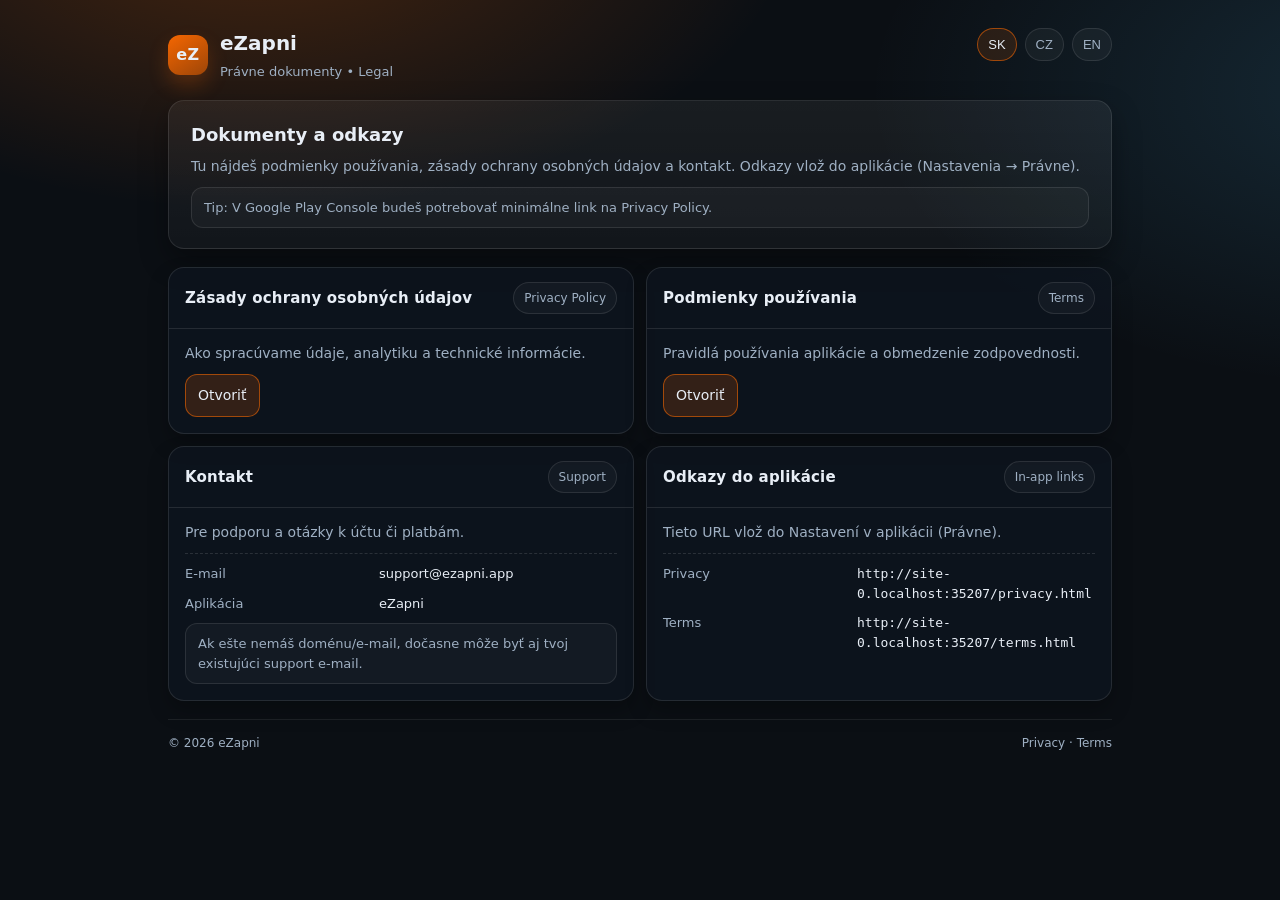
<file: index.html>
<!doctype html>
<html lang="sk">
<head>
  <meta charset="utf-8" />
  <meta name="viewport" content="width=device-width, initial-scale=1" />
  <title>eZapni — Právne dokumenty</title>
  <meta name="description" content="Právne dokumenty pre aplikáciu eZapni: Zásady ochrany osobných údajov, Podmienky používania, Kontakt." />
  <link rel="stylesheet" href="./styles.css" />
</head>
<body>
  <div class="container">
    <div class="header">
      <div class="brand">
        <div class="logo">eZ</div>
        <div>
          <h1>eZapni</h1>
          <p>Právne dokumenty • Legal</p>
        </div>
      </div>

      <div class="lang" role="navigation" aria-label="Language switch">
        <button class="pill" aria-current="true" data-lang="sk">SK</button>
        <button class="pill" aria-current="false" data-lang="cs">CZ</button>
        <button class="pill" aria-current="false" data-lang="en">EN</button>
      </div>
    </div>

    <section class="hero" id="hero">
      <h2>Dokumenty a odkazy</h2>
      <p>Tu nájdeš podmienky používania, zásady ochrany osobných údajov a kontakt. Odkazy vlož do aplikácie (Nastavenia → Právne).</p>
      <div class="notice" id="note">
        Tip: V Google Play Console budeš potrebovať minimálne link na Privacy Policy.
      </div>
    </section>

    <div class="grid">
      <section class="card">
        <header>
          <h3 id="privacyTitle">Zásady ochrany osobných údajov</h3>
          <span class="badge" id="privacyBadge">Privacy Policy</span>
        </header>
        <div class="content">
          <p id="privacyDesc">Ako spracúvame údaje, analytiku a technické informácie.</p>
          <div class="actions">
            <a class="btn primary" href="./privacy.html" id="privacyBtn">Otvoriť</a>
          </div>
        </div>
      </section>

      <section class="card">
        <header>
          <h3 id="termsTitle">Podmienky používania</h3>
          <span class="badge" id="termsBadge">Terms</span>
        </header>
        <div class="content">
          <p id="termsDesc">Pravidlá používania aplikácie a obmedzenie zodpovednosti.</p>
          <div class="actions">
            <a class="btn primary" href="./terms.html" id="termsBtn">Otvoriť</a>
          </div>
        </div>
      </section>

      <section class="card">
        <header>
          <h3 id="contactTitle">Kontakt</h3>
          <span class="badge" id="contactBadge">Support</span>
        </header>
        <div class="content">
          <p id="contactDesc">Pre podporu a otázky k účtu či platbám.</p>
          <div class="kv">
            <div class="k" id="contactEmailK">E-mail</div>
            <div class="v"><a href="mailto:support@ezapni.app">support@ezapni.app</a></div>

            <div class="k" id="contactAppK">Aplikácia</div>
            <div class="v">eZapni</div>
          </div>

          <div class="notice small" id="contactHint">
            Ak ešte nemáš doménu/e-mail, dočasne môže byť aj tvoj existujúci support e-mail.
          </div>
        </div>
      </section>

      <section class="card">
        <header>
          <h3 id="linksTitle">Odkazy do aplikácie</h3>
          <span class="badge" id="linksBadge">In-app links</span>
        </header>
        <div class="content">
          <p id="linksDesc">Tieto URL vlož do Nastavení v aplikácii (Právne).</p>
          <div class="kv">
            <div class="k">Privacy</div>
            <div class="v"><code id="privacyUrl"></code></div>

            <div class="k">Terms</div>
            <div class="v"><code id="termsUrl"></code></div>
          </div>
        </div>
      </section>
    </div>

    <div class="footer">
      <div>© <span id="year"></span> eZapni</div>
      <div class="small">
        <a href="./privacy.html">Privacy</a> · <a href="./terms.html">Terms</a>
      </div>
    </div>
  </div>

  <script>
    // Fill year + absolute URLs (works on GitHub Pages)
    document.getElementById("year").textContent = new Date().getFullYear();

    const abs = (path) => new URL(path, window.location.href).toString();
    document.getElementById("privacyUrl").textContent = abs("./privacy.html");
    document.getElementById("termsUrl").textContent = abs("./terms.html");

    // Simple i18n switch (content only on index)
    const strings = {
      sk: {
        heroTitle: "Dokumenty a odkazy",
        heroDesc: "Tu nájdeš podmienky používania, zásady ochrany osobných údajov a kontakt. Odkazy vlož do aplikácie (Nastavenia → Právne).",
        note: "Tip: V Google Play Console budeš potrebovať minimálne link na Privacy Policy.",
        privacyTitle: "Zásady ochrany osobných údajov",
        privacyDesc: "Ako spracúvame údaje, analytiku a technické informácie.",
        privacyBtn: "Otvoriť",
        termsTitle: "Podmienky používania",
        termsDesc: "Pravidlá používania aplikácie a obmedzenie zodpovednosti.",
        termsBtn: "Otvoriť",
        contactTitle: "Kontakt",
        contactDesc: "Pre podporu a otázky k účtu či platbám.",
        contactEmailK: "E-mail",
        contactAppK: "Aplikácia",
        contactHint: "Ak ešte nemáš doménu/e-mail, dočasne môže byť aj tvoj existujúci support e-mail.",
        linksTitle: "Odkazy do aplikácie",
        linksDesc: "Tieto URL vlož do Nastavení v aplikácii (Právne).",
      },
      cs: {
        heroTitle: "Dokumenty a odkazy",
        heroDesc: "Zde najdeš podmínky používání, zásady ochrany osobních údajů a kontakt. Odkazy vlož do aplikace (Nastavení → Právní).",
        note: "Tip: V Google Play Console budeš potřebovat minimálně odkaz na Privacy Policy.",
        privacyTitle: "Zásady ochrany osobních údajů",
        privacyDesc: "Jak zpracováváme údaje, analytiku a technické informace.",
        privacyBtn: "Otevřít",
        termsTitle: "Podmínky používání",
        termsDesc: "Pravidla používání aplikace a omezení odpovědnosti.",
        termsBtn: "Otevřít",
        contactTitle: "Kontakt",
        contactDesc: "Pro podporu a dotazy k účtu či platbám.",
        contactEmailK: "E-mail",
        contactAppK: "Aplikace",
        contactHint: "Pokud ještě nemáš doménu/e-mail, dočasně může být i tvůj stávající support e-mail.",
        linksTitle: "Odkazy do aplikace",
        linksDesc: "Tato URL vlož do Nastavení v aplikaci (Právní).",
      },
      en: {
        heroTitle: "Documents & links",
        heroDesc: "Here you’ll find the Terms of Use, Privacy Policy and contact. Add these links in the app (Settings → Legal).",
        note: "Tip: Google Play Console requires at least a Privacy Policy link.",
        privacyTitle: "Privacy Policy",
        privacyDesc: "How we process data, analytics and technical information.",
        privacyBtn: "Open",
        termsTitle: "Terms of Use",
        termsDesc: "Rules for using the app and limitation of liability.",
        termsBtn: "Open",
        contactTitle: "Contact",
        contactDesc: "Support and questions about account or payments.",
        contactEmailK: "Email",
        contactAppK: "App",
        contactHint: "If you don’t have a domain/email yet, you can temporarily use your existing support email.",
        linksTitle: "In-app links",
        linksDesc: "Use these URLs in the app (Settings → Legal).",
      }
    };

    const els = {
      heroTitle: document.querySelector("#hero h2"),
      heroDesc: document.querySelector("#hero p"),
      note: document.getElementById("note"),
      privacyTitle: document.getElementById("privacyTitle"),
      privacyDesc: document.getElementById("privacyDesc"),
      privacyBtn: document.getElementById("privacyBtn"),
      termsTitle: document.getElementById("termsTitle"),
      termsDesc: document.getElementById("termsDesc"),
      termsBtn: document.getElementById("termsBtn"),
      contactTitle: document.getElementById("contactTitle"),
      contactDesc: document.getElementById("contactDesc"),
      contactEmailK: document.getElementById("contactEmailK"),
      contactAppK: document.getElementById("contactAppK"),
      contactHint: document.getElementById("contactHint"),
      linksTitle: document.getElementById("linksTitle"),
      linksDesc: document.getElementById("linksDesc"),
    };

    function setLang(lang){
      const s = strings[lang] || strings.sk;
      els.heroTitle.textContent = s.heroTitle;
      els.heroDesc.textContent = s.heroDesc;
      els.note.textContent = s.note;
      els.privacyTitle.textContent = s.privacyTitle;
      els.privacyDesc.textContent = s.privacyDesc;
      els.privacyBtn.textContent = s.privacyBtn;
      els.termsTitle.textContent = s.termsTitle;
      els.termsDesc.textContent = s.termsDesc;
      els.termsBtn.textContent = s.termsBtn;
      els.contactTitle.textContent = s.contactTitle;
      els.contactDesc.textContent = s.contactDesc;
      els.contactEmailK.textContent = s.contactEmailK;
      els.contactAppK.textContent = s.contactAppK;
      els.contactHint.textContent = s.contactHint;
      els.linksTitle.textContent = s.linksTitle;
      els.linksDesc.textContent = s.linksDesc;

      document.querySelectorAll(".pill").forEach(b=>{
        b.setAttribute("aria-current", b.dataset.lang === lang ? "true" : "false");
      });

      document.documentElement.lang = lang === "cs" ? "cs" : (lang === "en" ? "en" : "sk");
    }

    document.querySelectorAll(".pill").forEach(btn=>{
      btn.addEventListener("click", ()=> setLang(btn.dataset.lang));
    });
  </script>
</body>
</html>
</file>
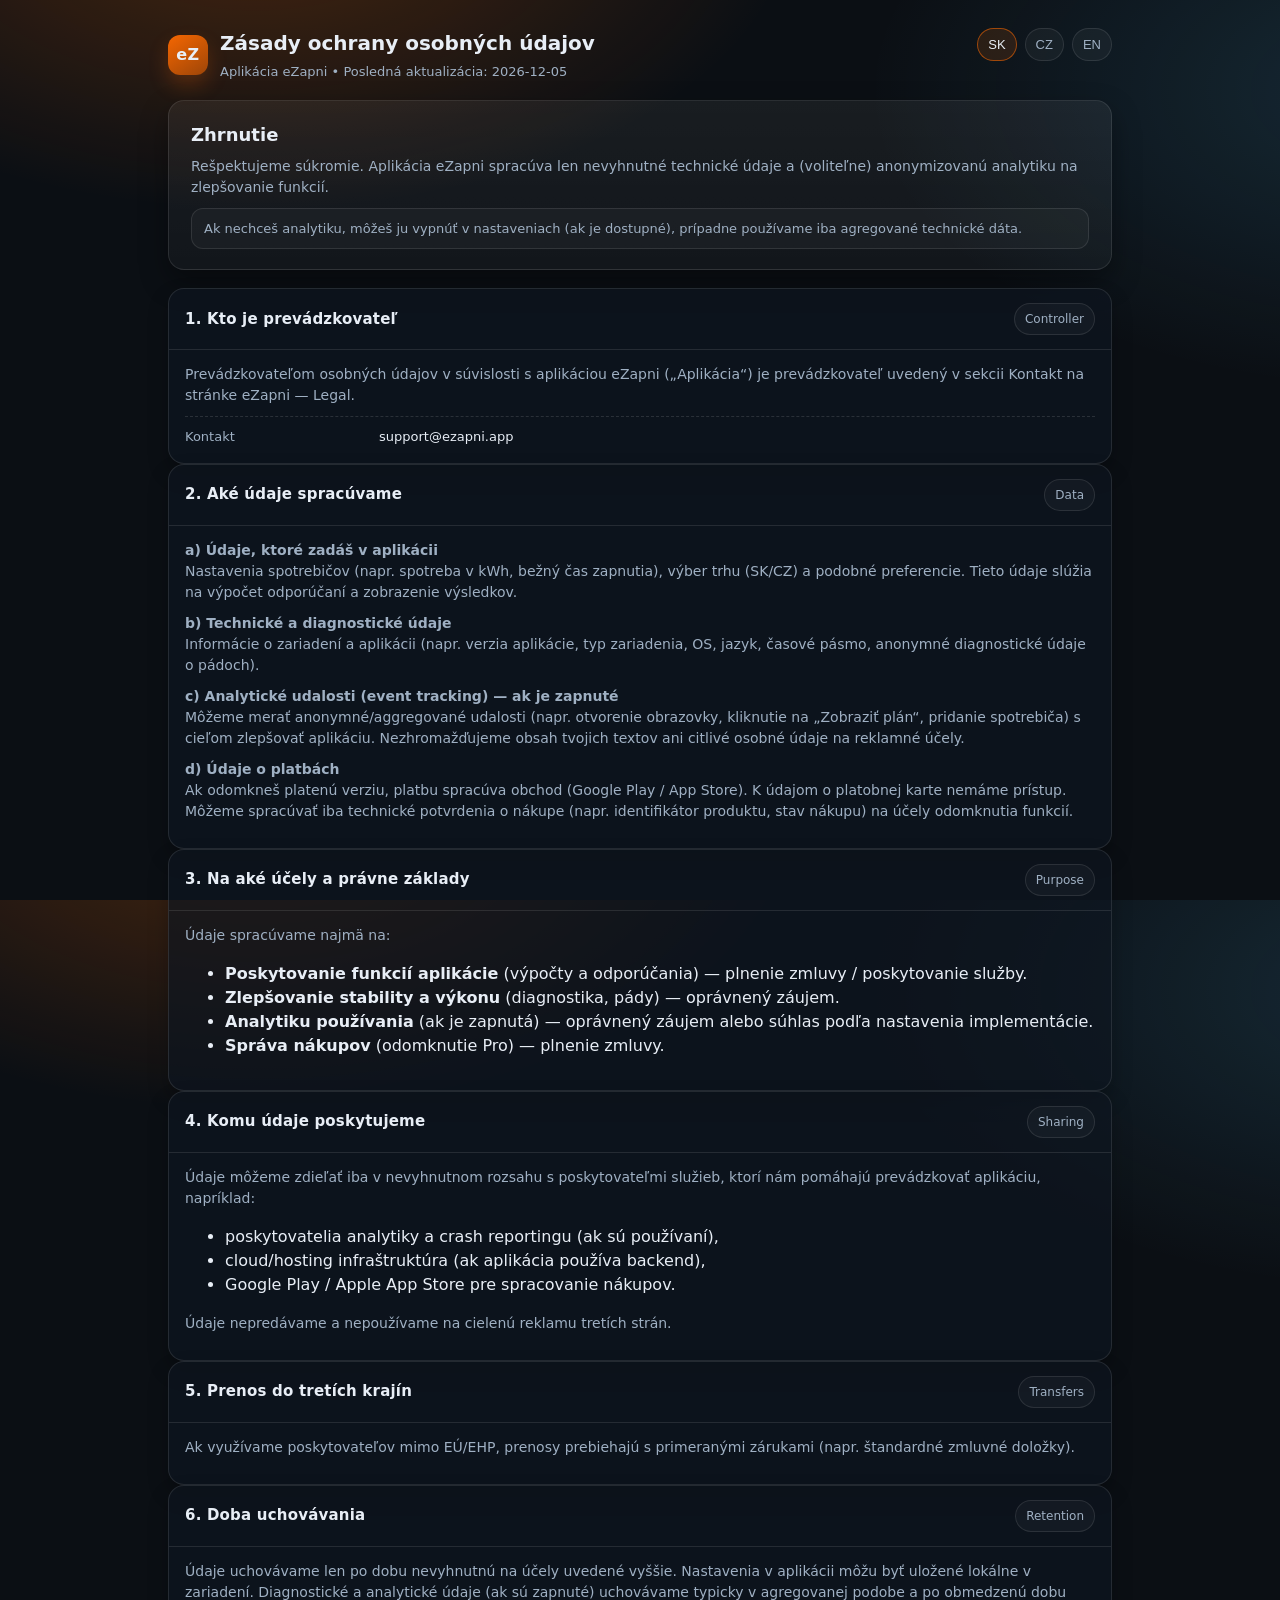
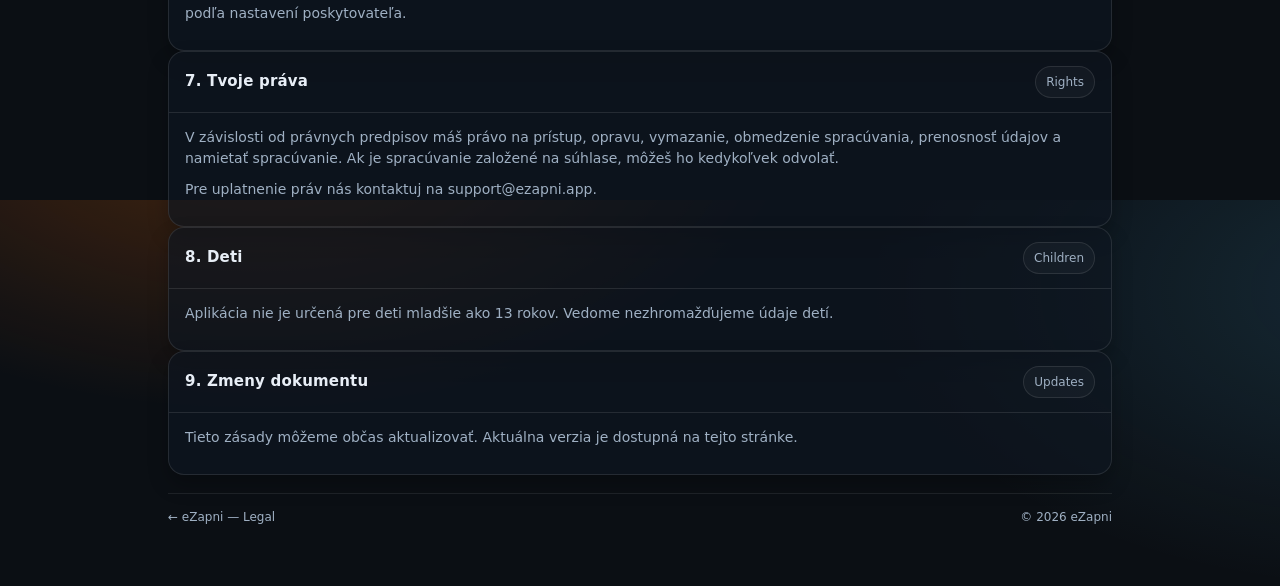
<file: privacy.html>
<!doctype html>
<html lang="sk">
<head>
  <meta charset="utf-8" />
  <meta name="viewport" content="width=device-width, initial-scale=1" />
  <title>eZapni — Zásady ochrany osobných údajov</title>
  <meta name="description" content="Zásady ochrany osobných údajov pre aplikáciu eZapni." />
  <link rel="stylesheet" href="./styles.css" />
</head>
<body>
  <div class="container">
    <div class="header">
      <div class="brand">
        <a class="logo" href="./index.html" aria-label="Back to home">eZ</a>
        <div>
          <h1 id="pageTitle">Zásady ochrany osobných údajov</h1>
          <p id="subtitle">Aplikácia eZapni • Posledná aktualizácia: <span id="lastUpdated"></span></p>
        </div>
      </div>

      <div class="lang" role="navigation" aria-label="Language switch">
        <button class="pill" aria-current="true" data-lang="sk">SK</button>
        <button class="pill" aria-current="false" data-lang="cs">CZ</button>
        <button class="pill" aria-current="false" data-lang="en">EN</button>
      </div>
    </div>

    <section class="hero">
      <h2 id="heroTitle">Zhrnutie</h2>
      <p id="heroDesc">
        Rešpektujeme súkromie. Aplikácia eZapni spracúva len nevyhnutné technické údaje a (voliteľne) anonymizovanú analytiku na zlepšovanie funkcií.
      </p>
      <div class="notice" id="heroNote">
        Ak nechceš analytiku, môžeš ju vypnúť v nastaveniach (ak je dostupné), prípadne používame iba agregované technické dáta.
      </div>
    </section>

    <section class="card">
      <header>
        <h3 id="c1t">1. Kto je prevádzkovateľ</h3>
        <span class="badge" id="c1b">Controller</span>
      </header>
      <div class="content">
        <p id="c1p">
          Prevádzkovateľom osobných údajov v súvislosti s aplikáciou eZapni („Aplikácia“) je prevádzkovateľ uvedený v sekcii Kontakt na stránke
          <a href="./index.html">eZapni — Legal</a>.
        </p>
        <div class="kv">
          <div class="k" id="c1k1">Kontakt</div>
          <div class="v"><a href="mailto:support@ezapni.app">support@ezapni.app</a></div>
        </div>
      </div>
    </section>

    <section class="card">
      <header>
        <h3 id="c2t">2. Aké údaje spracúvame</h3>
        <span class="badge" id="c2b">Data</span>
      </header>
      <div class="content" id="c2p">
        <p><strong id="c2s1">a) Údaje, ktoré zadáš v aplikácii</strong><br/>
          <span id="c2a">
            Nastavenia spotrebičov (napr. spotreba v kWh, bežný čas zapnutia), výber trhu (SK/CZ) a podobné preferencie. Tieto údaje slúžia na výpočet odporúčaní a zobrazenie výsledkov.
          </span>
        </p>
        <p><strong id="c2s2">b) Technické a diagnostické údaje</strong><br/>
          <span id="c2b2">
            Informácie o zariadení a aplikácii (napr. verzia aplikácie, typ zariadenia, OS, jazyk, časové pásmo, anonymné diagnostické údaje o pádoch).
          </span>
        </p>
        <p><strong id="c2s3">c) Analytické udalosti (event tracking) — ak je zapnuté</strong><br/>
          <span id="c2c">
            Môžeme merať anonymné/aggregované udalosti (napr. otvorenie obrazovky, kliknutie na „Zobraziť plán“, pridanie spotrebiča) s cieľom zlepšovať aplikáciu.
            Nezhromažďujeme obsah tvojich textov ani citlivé osobné údaje na reklamné účely.
          </span>
        </p>
        <p><strong id="c2s4">d) Údaje o platbách</strong><br/>
          <span id="c2d">
            Ak odomkneš platenú verziu, platbu spracúva obchod (Google Play / App Store). K údajom o platobnej karte nemáme prístup. Môžeme spracúvať iba technické potvrdenia o nákupe (napr. identifikátor produktu, stav nákupu) na účely odomknutia funkcií.
          </span>
        </p>
      </div>
    </section>

    <section class="card">
      <header>
        <h3 id="c3t">3. Na aké účely a právne základy</h3>
        <span class="badge" id="c3b">Purpose</span>
      </header>
      <div class="content" id="c3p">
        <p id="c3a">
          Údaje spracúvame najmä na:
        </p>
        <ul id="c3list">
          <li><strong>Poskytovanie funkcií aplikácie</strong> (výpočty a odporúčania) — plnenie zmluvy / poskytovanie služby.</li>
          <li><strong>Zlepšovanie stability a výkonu</strong> (diagnostika, pády) — oprávnený záujem.</li>
          <li><strong>Analytiku používania</strong> (ak je zapnutá) — oprávnený záujem alebo súhlas podľa nastavenia implementácie.</li>
          <li><strong>Správa nákupov</strong> (odomknutie Pro) — plnenie zmluvy.</li>
        </ul>
      </div>
    </section>

    <section class="card">
      <header>
        <h3 id="c4t">4. Komu údaje poskytujeme</h3>
        <span class="badge" id="c4b">Sharing</span>
      </header>
      <div class="content" id="c4p">
        <p id="c4a">
          Údaje môžeme zdieľať iba v nevyhnutnom rozsahu s poskytovateľmi služieb, ktorí nám pomáhajú prevádzkovať aplikáciu, napríklad:
        </p>
        <ul id="c4list">
          <li>poskytovatelia analytiky a crash reportingu (ak sú používaní),</li>
          <li>cloud/hosting infraštruktúra (ak aplikácia používa backend),</li>
          <li>Google Play / Apple App Store pre spracovanie nákupov.</li>
        </ul>
        <p id="c4b2">
          Údaje nepredávame a nepoužívame na cielenú reklamu tretích strán.
        </p>
      </div>
    </section>

    <section class="card">
      <header>
        <h3 id="c5t">5. Prenos do tretích krajín</h3>
        <span class="badge" id="c5b">Transfers</span>
      </header>
      <div class="content" id="c5p">
        <p id="c5a">
          Ak využívame poskytovateľov mimo EÚ/EHP, prenosy prebiehajú s primeranými zárukami (napr. štandardné zmluvné doložky).
        </p>
      </div>
    </section>

    <section class="card">
      <header>
        <h3 id="c6t">6. Doba uchovávania</h3>
        <span class="badge" id="c6b">Retention</span>
      </header>
      <div class="content" id="c6p">
        <p id="c6a">
          Údaje uchovávame len po dobu nevyhnutnú na účely uvedené vyššie. Nastavenia v aplikácii môžu byť uložené lokálne v zariadení.
          Diagnostické a analytické údaje (ak sú zapnuté) uchovávame typicky v agregovanej podobe a po obmedzenú dobu podľa nastavení poskytovateľa.
        </p>
      </div>
    </section>

    <section class="card">
      <header>
        <h3 id="c7t">7. Tvoje práva</h3>
        <span class="badge" id="c7b">Rights</span>
      </header>
      <div class="content" id="c7p">
        <p id="c7a">
          V závislosti od právnych predpisov máš právo na prístup, opravu, vymazanie, obmedzenie spracúvania, prenosnosť údajov a namietať spracúvanie.
          Ak je spracúvanie založené na súhlase, môžeš ho kedykoľvek odvolať.
        </p>
        <p id="c7b2">
          Pre uplatnenie práv nás kontaktuj na <a href="mailto:support@ezapni.app">support@ezapni.app</a>.
        </p>
      </div>
    </section>

    <section class="card">
      <header>
        <h3 id="c8t">8. Deti</h3>
        <span class="badge" id="c8b">Children</span>
      </header>
      <div class="content" id="c8p">
        <p id="c8a">
          Aplikácia nie je určená pre deti mladšie ako 13 rokov. Vedome nezhromažďujeme údaje detí.
        </p>
      </div>
    </section>

    <section class="card">
      <header>
        <h3 id="c9t">9. Zmeny dokumentu</h3>
        <span class="badge" id="c9b">Updates</span>
      </header>
      <div class="content" id="c9p">
        <p id="c9a">
          Tieto zásady môžeme občas aktualizovať. Aktuálna verzia je dostupná na tejto stránke.
        </p>
      </div>
    </section>

    <div class="footer">
      <div><a href="./index.html">← eZapni — Legal</a></div>
      <div class="small">© <span id="year"></span> eZapni</div>
    </div>
  </div>

  <script>
    document.getElementById("year").textContent = new Date().getFullYear();

    // Set a real date once you want (or keep auto).
    const d = new Date();
    const iso = d.toISOString().slice(0,10);
    document.getElementById("lastUpdated").textContent = iso;

    const strings = {
      sk: {
        pageTitle: "Zásady ochrany osobných údajov",
        subtitle: "Aplikácia eZapni • Posledná aktualizácia: ",
        heroTitle: "Zhrnutie",
        heroDesc: "Rešpektujeme súkromie. Aplikácia eZapni spracúva len nevyhnutné technické údaje a (voliteľne) anonymizovanú analytiku na zlepšovanie funkcií.",
        heroNote: "Ak nechceš analytiku, môžeš ju vypnúť v nastaveniach (ak je dostupné), prípadne používame iba agregované technické dáta.",
        c1t:"1. Kto je prevádzkovateľ",
        c1p:"Prevádzkovateľom osobných údajov v súvislosti s aplikáciou eZapni („Aplikácia“) je prevádzkovateľ uvedený v sekcii Kontakt na stránke eZapni — Legal.",
        c1k1:"Kontakt",
        c2t:"2. Aké údaje spracúvame",
        c2s1:"a) Údaje, ktoré zadáš v aplikácii",
        c2a:"Nastavenia spotrebičov (napr. spotreba v kWh, bežný čas zapnutia), výber trhu (SK/CZ) a podobné preferencie. Tieto údaje slúžia na výpočet odporúčaní a zobrazenie výsledkov.",
        c2s2:"b) Technické a diagnostické údaje",
        c2b2:"Informácie o zariadení a aplikácii (napr. verzia aplikácie, typ zariadenia, OS, jazyk, časové pásmo, anonymné diagnostické údaje o pádoch).",
        c2s3:"c) Analytické udalosti (event tracking) — ak je zapnuté",
        c2c:"Môžeme merať anonymné/aggregované udalosti (napr. otvorenie obrazovky, kliknutie na „Zobraziť plán“, pridanie spotrebiča) s cieľom zlepšovať aplikáciu. Nezhromažďujeme obsah tvojich textov ani citlivé osobné údaje na reklamné účely.",
        c2s4:"d) Údaje o platbách",
        c2d:"Ak odomkneš platenú verziu, platbu spracúva obchod (Google Play / App Store). K údajom o platobnej karte nemáme prístup. Môžeme spracúvať iba technické potvrdenia o nákupe (napr. identifikátor produktu, stav nákupu) na účely odomknutia funkcií.",
        c3t:"3. Na aké účely a právne základy",
        c3a:"Údaje spracúvame najmä na:",
        c3list:[
          "<strong>Poskytovanie funkcií aplikácie</strong> (výpočty a odporúčania) — plnenie zmluvy / poskytovanie služby.",
          "<strong>Zlepšovanie stability a výkonu</strong> (diagnostika, pády) — oprávnený záujem.",
          "<strong>Analytiku používania</strong> (ak je zapnutá) — oprávnený záujem alebo súhlas podľa nastavenia implementácie.",
          "<strong>Správa nákupov</strong> (odomknutie Pro) — plnenie zmluvy."
        ],
        c4t:"4. Komu údaje poskytujeme",
        c4a:"Údaje môžeme zdieľať iba v nevyhnutnom rozsahu s poskytovateľmi služieb, ktorí nám pomáhajú prevádzkovať aplikáciu, napríklad:",
        c4list:[
          "poskytovatelia analytiky a crash reportingu (ak sú používaní),",
          "cloud/hosting infraštruktúra (ak aplikácia používa backend),",
          "Google Play / Apple App Store pre spracovanie nákupov."
        ],
        c4b2:"Údaje nepredávame a nepoužívame na cielenú reklamu tretích strán.",
        c5t:"5. Prenos do tretích krajín",
        c5a:"Ak využívame poskytovateľov mimo EÚ/EHP, prenosy prebiehajú s primeranými zárukami (napr. štandardné zmluvné doložky).",
        c6t:"6. Doba uchovávania",
        c6a:"Údaje uchovávame len po dobu nevyhnutnú na účely uvedené vyššie. Nastavenia v aplikácii môžu byť uložené lokálne v zariadení. Diagnostické a analytické údaje (ak sú zapnuté) uchovávame typicky v agregovanej podobe a po obmedzenú dobu podľa nastavení poskytovateľa.",
        c7t:"7. Tvoje práva",
        c7a:"V závislosti od právnych predpisov máš právo na prístup, opravu, vymazanie, obmedzenie spracúvania, prenosnosť údajov a namietať spracúvanie. Ak je spracúvanie založené na súhlase, môžeš ho kedykoľvek odvolať.",
        c7b2:"Pre uplatnenie práv nás kontaktuj na support@ezapni.app.",
        c8t:"8. Deti",
        c8a:"Aplikácia nie je určená pre deti mladšie ako 13 rokov. Vedome nezhromažďujeme údaje detí.",
        c9t:"9. Zmeny dokumentu",
        c9a:"Tieto zásady môžeme občas aktualizovať. Aktuálna verzia je dostupná na tejto stránke."
      },
      cs: {
        pageTitle: "Zásady ochrany osobních údajů",
        subtitle: "Aplikace eZapni • Poslední aktualizace: ",
        heroTitle: "Shrnutí",
        heroDesc: "Respektujeme soukromí. Aplikace eZapni zpracovává jen nezbytné technické údaje a (volitelně) anonymizovanou analytiku pro zlepšování funkcí.",
        heroNote: "Pokud nechceš analytiku, můžeš ji vypnout v nastavení (pokud je k dispozici), případně používáme pouze agregovaná technická data.",
        c1t:"1. Kdo je správce",
        c1p:"Správcem osobních údajů v souvislosti s aplikací eZapni („Aplikace“) je provozovatel uvedený v sekci Kontakt na stránce eZapni — Legal.",
        c1k1:"Kontakt",
        c2t:"2. Jaké údaje zpracováváme",
        c2s1:"a) Údaje, které zadáš v aplikaci",
        c2a:"Nastavení spotřebičů (např. spotřeba v kWh, běžný čas zapnutí), volba trhu (SK/CZ) a podobné preference. Tyto údaje slouží k výpočtu doporučení a zobrazení výsledků.",
        c2s2:"b) Technické a diagnostické údaje",
        c2b2:"Informace o zařízení a aplikaci (např. verze aplikace, typ zařízení, OS, jazyk, časové pásmo, anonymní diagnostické údaje o pádech).",
        c2s3:"c) Analytické události (event tracking) — pokud je zapnuto",
        c2c:"Můžeme měřit anonymní/agregované události (např. otevření obrazovky, kliknutí na „Zobrazit plán“, přidání spotřebiče) za účelem zlepšování aplikace. Neshromažďujeme obsah tvých textů ani citlivé osobní údaje pro reklamní účely.",
        c2s4:"d) Údaje o platbách",
        c2d:"Pokud odemkneš placenou verzi, platbu zpracovává obchod (Google Play / App Store). K údajům o platební kartě nemáme přístup. Můžeme zpracovávat pouze technická potvrzení o nákupu (např. identifikátor produktu, stav nákupu) pro účely odemknutí funkcí.",
        c3t:"3. Účely a právní základy",
        c3a:"Údaje zpracováváme zejména pro:",
        c3list:[
          "<strong>Poskytování funkcí aplikace</strong> (výpočty a doporučení) — plnění smlouvy / poskytování služby.",
          "<strong>Zlepšování stability a výkonu</strong> (diagnostika, pády) — oprávněný zájem.",
          "<strong>Analytiku používání</strong> (pokud je zapnutá) — oprávněný zájem nebo souhlas podle implementace.",
          "<strong>Správu nákupů</strong> (odemknutí Pro) — plnění smlouvy."
        ],
        c4t:"4. Komu údaje poskytujeme",
        c4a:"Údaje můžeme sdílet jen v nezbytném rozsahu s poskytovateli služeb, kteří nám pomáhají provozovat aplikaci, například:",
        c4list:[
          "poskytovatelé analytiky a crash reportingu (pokud jsou používáni),",
          "cloud/hosting infrastruktura (pokud aplikace používá backend),",
          "Google Play / Apple App Store pro zpracování nákupů."
        ],
        c4b2:"Údaje neprodáváme a nepoužíváme pro cílenou reklamu třetích stran.",
        c5t:"5. Předávání do třetích zemí",
        c5a:"Pokud využíváme poskytovatele mimo EU/EHP, předávání probíhá s přiměřenými zárukami (např. standardní smluvní doložky).",
        c6t:"6. Doba uchování",
        c6a:"Údaje uchováváme jen po dobu nezbytnou pro uvedené účely. Nastavení v aplikaci může být uloženo lokálně v zařízení. Diagnostická a analytická data (pokud jsou zapnutá) uchováváme typicky v agregované podobě a po omezenou dobu dle nastavení poskytovatele.",
        c7t:"7. Tvá práva",
        c7a:"V závislosti na právních předpisech máš právo na přístup, opravu, výmaz, omezení zpracování, přenositelnost údajů a vznést námitku. Pokud je zpracování založeno na souhlasu, můžeš jej kdykoli odvolat.",
        c7b2:"Pro uplatnění práv nás kontaktuj na support@ezapni.app.",
        c8t:"8. Děti",
        c8a:"Aplikace není určena pro děti mladší 13 let. Vědomě neshromažďujeme údaje dětí.",
        c9t:"9. Změny dokumentu",
        c9a:"Tyto zásady můžeme občas aktualizovat. Aktuální verze je dostupná na této stránce."
      },
      en: {
        pageTitle: "Privacy Policy",
        subtitle: "eZapni app • Last updated: ",
        heroTitle: "Summary",
        heroDesc: "We respect privacy. eZapni processes only necessary technical data and (optionally) anonymized analytics to improve the app.",
        heroNote: "If you don’t want analytics, you can disable it in settings (if available). Otherwise we use aggregated technical data only.",
        c1t:"1. Data controller",
        c1p:"The data controller for the eZapni application (“App”) is the operator listed in the Contact section on the eZapni — Legal page.",
        c1k1:"Contact",
        c2t:"2. What data we process",
        c2s1:"a) Data you enter in the app",
        c2a:"Appliance settings (e.g., kWh consumption, typical start time), market selection (SK/CZ) and similar preferences. This data is used to compute recommendations and display results.",
        c2s2:"b) Technical and diagnostic data",
        c2b2:"Device and app info (e.g., app version, device type, OS, language, time zone, anonymized crash diagnostics).",
        c2s3:"c) Analytics events (event tracking) — if enabled",
        c2c:"We may measure anonymized/aggregated events (e.g., screen open, tapping “Show plan”, adding an appliance) to improve the app. We do not collect your text content or sensitive personal data for advertising.",
        c2s4:"d) Payments data",
        c2d:"If you unlock the paid version, the purchase is processed by the store (Google Play / App Store). We do not have access to your payment card details. We may process technical purchase confirmations (e.g., product ID, purchase status) to unlock features.",
        c3t:"3. Purposes and legal bases",
        c3a:"We process data mainly to:",
        c3list:[
          "<strong>Provide app features</strong> (calculations and recommendations) — performance of a contract / service provision.",
          "<strong>Improve stability and performance</strong> (diagnostics, crashes) — legitimate interest.",
          "<strong>Usage analytics</strong> (if enabled) — legitimate interest or consent depending on implementation.",
          "<strong>Purchase management</strong> (unlocking Pro) — performance of a contract."
        ],
        c4t:"4. Sharing",
        c4a:"We share data only as necessary with service providers that help us operate the app, such as:",
        c4list:[
          "analytics and crash reporting providers (if used),",
          "cloud/hosting infrastructure (if the app uses a backend),",
          "Google Play / Apple App Store for purchases."
        ],
        c4b2:"We do not sell data and we do not use it for third-party targeted advertising.",
        c5t:"5. International transfers",
        c5a:"If we use providers outside the EU/EEA, transfers are made with appropriate safeguards (e.g., Standard Contractual Clauses).",
        c6t:"6. Retention",
        c6a:"We keep data only as long as necessary for the purposes above. App settings may be stored locally on your device. Diagnostic and analytics data (if enabled) is typically stored in aggregated form and for a limited period depending on provider settings.",
        c7t:"7. Your rights",
        c7a:"Depending on applicable law, you may have rights to access, correct, delete, restrict processing, data portability, and to object. If processing is based on consent, you can withdraw it at any time.",
        c7b2:"To exercise your rights, contact us at support@ezapni.app.",
        c8t:"8. Children",
        c8a:"The app is not intended for children under 13. We do not knowingly collect children’s data.",
        c9t:"9. Updates",
        c9a:"We may update this policy from time to time. The current version is available on this page."
      }
    };

    function setLang(lang){
      const s = strings[lang] || strings.sk;

      document.getElementById("pageTitle").textContent = s.pageTitle;

      // subtitle prefix only, keep date already rendered
      const date = document.getElementById("lastUpdated").textContent;
      document.getElementById("subtitle").innerHTML =
        (s.subtitle || "") + '<span id="lastUpdated">' + date + "</span>";

      document.getElementById("heroTitle").textContent = s.heroTitle;
      document.getElementById("heroDesc").textContent = s.heroDesc;
      document.getElementById("heroNote").textContent = s.heroNote;

      document.getElementById("c1t").textContent = s.c1t;
      document.getElementById("c1p").textContent = s.c1p;
      document.getElementById("c1k1").textContent = s.c1k1;

      document.getElementById("c2t").textContent = s.c2t;

      document.getElementById("c2p").querySelectorAll("strong")[0].textContent = s.c2s1;
      document.getElementById("c2p").querySelectorAll("span")[0].textContent = s.c2a;

      document.getElementById("c2p").querySelectorAll("strong")[1].textContent = s.c2s2;
      document.getElementById("c2p").querySelectorAll("span")[1].textContent = s.c2b2;

      document.getElementById("c2p").querySelectorAll("strong")[2].textContent = s.c2s3;
      document.getElementById("c2p").querySelectorAll("span")[2].textContent = s.c2c;

      document.getElementById("c2p").querySelectorAll("strong")[3].textContent = s.c2s4;
      document.getElementById("c2p").querySelectorAll("span")[3].textContent = s.c2d;

      document.getElementById("c3t").textContent = s.c3t;
      document.getElementById("c3p").querySelector("p").textContent = s.c3a;
      const ul3 = document.getElementById("c3list");
      ul3.innerHTML = "";
      s.c3list.forEach(item => {
        const li = document.createElement("li");
        li.innerHTML = item;
        ul3.appendChild(li);
      });

      document.getElementById("c4t").textContent = s.c4t;
      document.getElementById("c4p").querySelector("p").textContent = s.c4a;
      const ul4 = document.getElementById("c4list");
      ul4.innerHTML = "";
      s.c4list.forEach(item => {
        const li = document.createElement("li");
        li.textContent = item;
        ul4.appendChild(li);
      });
      document.getElementById("c4p").querySelectorAll("p")[1].textContent = s.c4b2;

      document.getElementById("c5t").textContent = s.c5t;
      document.getElementById("c5p").querySelector("p").textContent = s.c5a;

      document.getElementById("c6t").textContent = s.c6t;
      document.getElementById("c6p").querySelector("p").textContent = s.c6a;

      document.getElementById("c7t").textContent = s.c7t;
      document.getElementById("c7p").querySelectorAll("p")[0].textContent = s.c7a;
      document.getElementById("c7p").querySelectorAll("p")[1].textContent = s.c7b2;

      document.getElementById("c8t").textContent = s.c8t;
      document.getElementById("c8p").querySelector("p").textContent = s.c8a;

      document.getElementById("c9t").textContent = s.c9t;
      document.getElementById("c9p").querySelector("p").textContent = s.c9a;

      document.querySelectorAll(".pill").forEach(b=>{
        b.setAttribute("aria-current", b.dataset.lang === lang ? "true" : "false");
      });

      document.documentElement.lang = lang === "cs" ? "cs" : (lang === "en" ? "en" : "sk");
    }

    document.querySelectorAll(".pill").forEach(btn=>{
      btn.addEventListener("click", ()=> setLang(btn.dataset.lang));
    });
  </script>
</body>
</html>
</file>
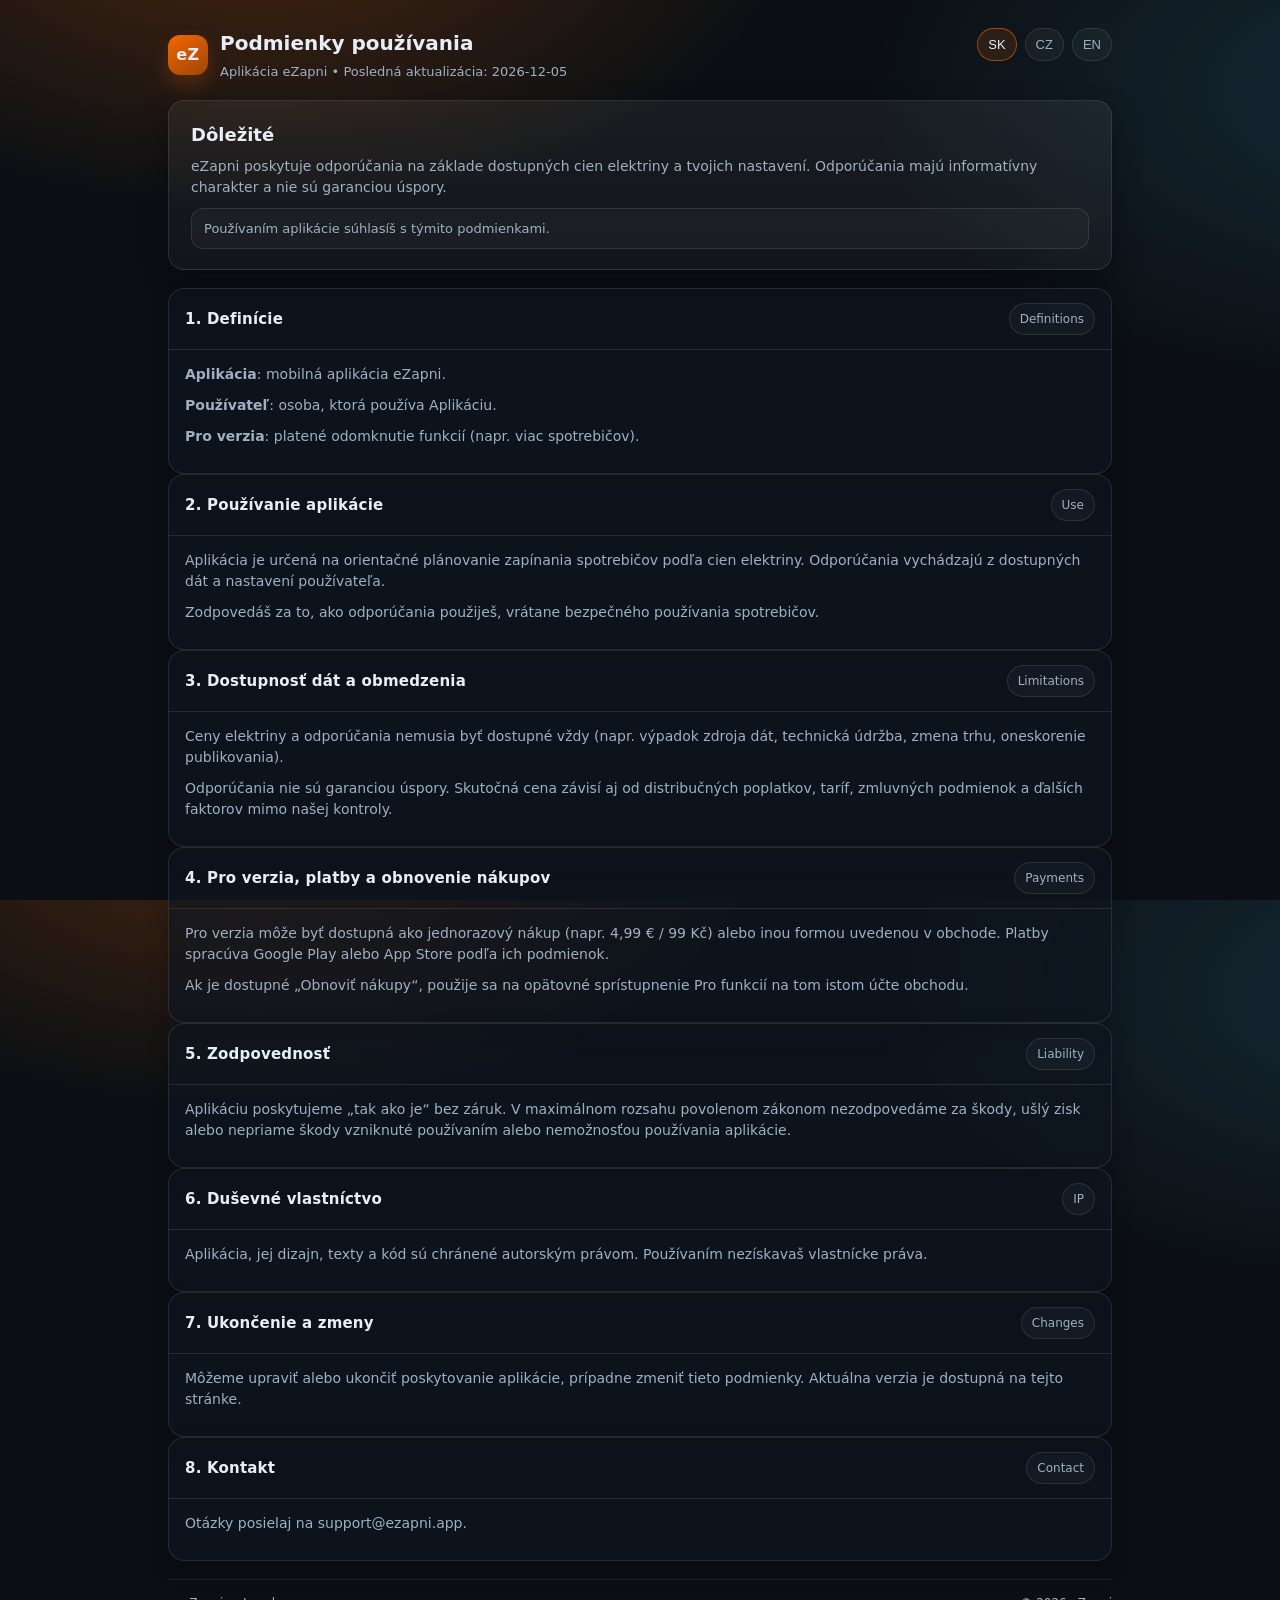
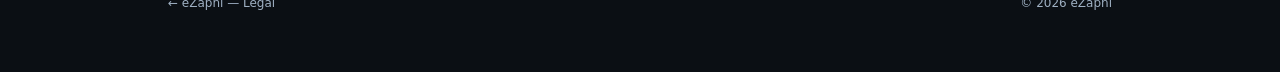
<file: terms.html>
<!doctype html>
<html lang="sk">
<head>
  <meta charset="utf-8" />
  <meta name="viewport" content="width=device-width, initial-scale=1" />
  <title>eZapni — Podmienky používania</title>
  <meta name="description" content="Podmienky používania pre aplikáciu eZapni." />
  <link rel="stylesheet" href="./styles.css" />
</head>
<body>
  <div class="container">
    <div class="header">
      <div class="brand">
        <a class="logo" href="./index.html" aria-label="Back to home">eZ</a>
        <div>
          <h1 id="pageTitle">Podmienky používania</h1>
          <p id="subtitle">Aplikácia eZapni • Posledná aktualizácia: <span id="lastUpdated"></span></p>
        </div>
      </div>

      <div class="lang" role="navigation" aria-label="Language switch">
        <button class="pill" aria-current="true" data-lang="sk">SK</button>
        <button class="pill" aria-current="false" data-lang="cs">CZ</button>
        <button class="pill" aria-current="false" data-lang="en">EN</button>
      </div>
    </div>

    <section class="hero">
      <h2 id="heroTitle">Dôležité</h2>
      <p id="heroDesc">
        eZapni poskytuje odporúčania na základe dostupných cien elektriny a tvojich nastavení. Odporúčania majú informatívny charakter a nie sú garanciou úspory.
      </p>
      <div class="notice" id="heroNote">
        Používaním aplikácie súhlasíš s týmito podmienkami.
      </div>
    </section>

    <section class="card">
      <header>
        <h3 id="t1t">1. Definície</h3>
        <span class="badge" id="t1b">Definitions</span>
      </header>
      <div class="content" id="t1p">
        <p><strong id="t1s1">Aplikácia</strong>: <span id="t1a">mobilná aplikácia eZapni.</span></p>
        <p><strong id="t1s2">Používateľ</strong>: <span id="t1c">osoba, ktorá používa Aplikáciu.</span></p>
        <p><strong id="t1s3">Pro verzia</strong>: <span id="t1d">platené odomknutie funkcií (napr. viac spotrebičov).</span></p>
      </div>
    </section>

    <section class="card">
      <header>
        <h3 id="t2t">2. Používanie aplikácie</h3>
        <span class="badge" id="t2b">Use</span>
      </header>
      <div class="content" id="t2p">
        <p id="t2a">
          Aplikácia je určená na orientačné plánovanie zapínania spotrebičov podľa cien elektriny. Odporúčania vychádzajú z dostupných dát a nastavení používateľa.
        </p>
        <p id="t2c">
          Zodpovedáš za to, ako odporúčania použiješ, vrátane bezpečného používania spotrebičov.
        </p>
      </div>
    </section>

    <section class="card">
      <header>
        <h3 id="t3t">3. Dostupnosť dát a obmedzenia</h3>
        <span class="badge" id="t3b">Limitations</span>
      </header>
      <div class="content" id="t3p">
        <p id="t3a">
          Ceny elektriny a odporúčania nemusia byť dostupné vždy (napr. výpadok zdroja dát, technická údržba, zmena trhu, oneskorenie publikovania).
        </p>
        <p id="t3c">
          Odporúčania nie sú garanciou úspory. Skutočná cena závisí aj od distribučných poplatkov, taríf, zmluvných podmienok a ďalších faktorov mimo našej kontroly.
        </p>
      </div>
    </section>

    <section class="card">
      <header>
        <h3 id="t4t">4. Pro verzia, platby a obnovenie nákupov</h3>
        <span class="badge" id="t4b">Payments</span>
      </header>
      <div class="content" id="t4p">
        <p id="t4a">
          Pro verzia môže byť dostupná ako jednorazový nákup (napr. 4,99 € / 99 Kč) alebo inou formou uvedenou v obchode.
          Platby spracúva Google Play alebo App Store podľa ich podmienok.
        </p>
        <p id="t4c">
          Ak je dostupné „Obnoviť nákupy“, použije sa na opätovné sprístupnenie Pro funkcií na tom istom účte obchodu.
        </p>
      </div>
    </section>

    <section class="card">
      <header>
        <h3 id="t5t">5. Zodpovednosť</h3>
        <span class="badge" id="t5b">Liability</span>
      </header>
      <div class="content" id="t5p">
        <p id="t5a">
          Aplikáciu poskytujeme „tak ako je“ bez záruk. V maximálnom rozsahu povolenom zákonom nezodpovedáme za škody, ušlý zisk alebo nepriame škody
          vzniknuté používaním alebo nemožnosťou používania aplikácie.
        </p>
      </div>
    </section>

    <section class="card">
      <header>
        <h3 id="t6t">6. Duševné vlastníctvo</h3>
        <span class="badge" id="t6b">IP</span>
      </header>
      <div class="content" id="t6p">
        <p id="t6a">
          Aplikácia, jej dizajn, texty a kód sú chránené autorským právom. Používaním nezískavaš vlastnícke práva.
        </p>
      </div>
    </section>

    <section class="card">
      <header>
        <h3 id="t7t">7. Ukončenie a zmeny</h3>
        <span class="badge" id="t7b">Changes</span>
      </header>
      <div class="content" id="t7p">
        <p id="t7a">
          Môžeme upraviť alebo ukončiť poskytovanie aplikácie, prípadne zmeniť tieto podmienky. Aktuálna verzia je dostupná na tejto stránke.
        </p>
      </div>
    </section>

    <section class="card">
      <header>
        <h3 id="t8t">8. Kontakt</h3>
        <span class="badge" id="t8b">Contact</span>
      </header>
      <div class="content" id="t8p">
        <p id="t8a">Otázky posielaj na <a href="mailto:support@ezapni.app">support@ezapni.app</a>.</p>
      </div>
    </section>

    <div class="footer">
      <div><a href="./index.html">← eZapni — Legal</a></div>
      <div class="small">© <span id="year"></span> eZapni</div>
    </div>
  </div>

  <script>
    document.getElementById("year").textContent = new Date().getFullYear();

    const d = new Date();
    const iso = d.toISOString().slice(0,10);
    document.getElementById("lastUpdated").textContent = iso;

    const strings = {
      sk: {
        pageTitle:"Podmienky používania",
        subtitle:"Aplikácia eZapni • Posledná aktualizácia: ",
        heroTitle:"Dôležité",
        heroDesc:"eZapni poskytuje odporúčania na základe dostupných cien elektriny a tvojich nastavení. Odporúčania majú informatívny charakter a nie sú garanciou úspory.",
        heroNote:"Používaním aplikácie súhlasíš s týmito podmienkami.",
        t1t:"1. Definície",
        t1s1:"Aplikácia", t1a:"mobilná aplikácia eZapni.",
        t1s2:"Používateľ", t1c:"osoba, ktorá používa Aplikáciu.",
        t1s3:"Pro verzia", t1d:"platené odomknutie funkcií (napr. viac spotrebičov).",
        t2t:"2. Používanie aplikácie",
        t2a:"Aplikácia je určená na orientačné plánovanie zapínania spotrebičov podľa cien elektriny. Odporúčania vychádzajú z dostupných dát a nastavení používateľa.",
        t2c:"Zodpovedáš za to, ako odporúčania použiješ, vrátane bezpečného používania spotrebičov.",
        t3t:"3. Dostupnosť dát a obmedzenia",
        t3a:"Ceny elektriny a odporúčania nemusia byť dostupné vždy (napr. výpadok zdroja dát, technická údržba, zmena trhu, oneskorenie publikovania).",
        t3c:"Odporúčania nie sú garanciou úspory. Skutočná cena závisí aj od distribučných poplatkov, taríf, zmluvných podmienok a ďalších faktorov mimo našej kontroly.",
        t4t:"4. Pro verzia, platby a obnovenie nákupov",
        t4a:"Pro verzia môže byť dostupná ako jednorazový nákup (napr. 4,99 € / 99 Kč) alebo inou formou uvedenou v obchode. Platby spracúva Google Play alebo App Store podľa ich podmienok.",
        t4c:"Ak je dostupné „Obnoviť nákupy“, použije sa na opätovné sprístupnenie Pro funkcií na tom istom účte obchodu.",
        t5t:"5. Zodpovednosť",
        t5a:"Aplikáciu poskytujeme „tak ako je“ bez záruk. V maximálnom rozsahu povolenom zákonom nezodpovedáme za škody, ušlý zisk alebo nepriame škody vzniknuté používaním alebo nemožnosťou používania aplikácie.",
        t6t:"6. Duševné vlastníctvo",
        t6a:"Aplikácia, jej dizajn, texty a kód sú chránené autorským právom. Používaním nezískavaš vlastnícke práva.",
        t7t:"7. Ukončenie a zmeny",
        t7a:"Môžeme upraviť alebo ukončiť poskytovanie aplikácie, prípadne zmeniť tieto podmienky. Aktuálna verzia je dostupná na tejto stránke.",
        t8t:"8. Kontakt",
        t8a:"Otázky posielaj na support@ezapni.app."
      },
      cs: {
        pageTitle:"Podmínky používání",
        subtitle:"Aplikace eZapni • Poslední aktualizace: ",
        heroTitle:"Důležité",
        heroDesc:"eZapni poskytuje doporučení na základě dostupných cen elektřiny a tvých nastavení. Doporučení mají informativní charakter a nejsou zárukou úspory.",
        heroNote:"Používáním aplikace souhlasíš s těmito podmínkami.",
        t1t:"1. Definice",
        t1s1:"Aplikace", t1a:"mobilní aplikace eZapni.",
        t1s2:"Uživatel", t1c:"osoba, která používá Aplikaci.",
        t1s3:"Pro verze", t1d:"placené odemknutí funkcí (např. více spotřebičů).",
        t2t:"2. Používání aplikace",
        t2a:"Aplikace je určena pro orientační plánování zapínání spotřebičů podle cen elektřiny. Doporučení vycházejí z dostupných dat a nastavení uživatele.",
        t2c:"Odpovídáš za to, jak doporučení použiješ, včetně bezpečného používání spotřebičů.",
        t3t:"3. Dostupnost dat a omezení",
        t3a:"Ceny elektřiny a doporučení nemusí být dostupné vždy (např. výpadek zdroje dat, technická údržba, změna trhu, zpoždění publikování).",
        t3c:"Doporučení nejsou zárukou úspory. Skutečná cena závisí i na distribučních poplatcích, tarifech, smluvních podmínkách a dalších faktorech mimo naši kontrolu.",
        t4t:"4. Pro verze, platby a obnovení nákupů",
        t4a:"Pro verze může být dostupná jako jednorázový nákup (např. 4,99 € / 99 Kč) nebo jinou formou uvedenou v obchodě. Platby zpracovává Google Play nebo App Store dle jejich podmínek.",
        t4c:"Pokud je k dispozici „Obnovit nákupy“, slouží k opětovnému zpřístupnění Pro funkcí na stejném účtu obchodu.",
        t5t:"5. Odpovědnost",
        t5a:"Aplikaci poskytujeme „tak jak je“ bez záruk. V maximálním rozsahu povoleném zákonem neodpovídáme za škody, ušlý zisk ani nepřímé škody vzniklé používáním nebo nemožností používat aplikaci.",
        t6t:"6. Duševní vlastnictví",
        t6a:"Aplikace, její design, texty a kód jsou chráněny autorským právem. Používáním nezískáváš vlastnická práva.",
        t7t:"7. Ukončení a změny",
        t7a:"Můžeme upravit nebo ukončit poskytování aplikace, případně změnit tyto podmínky. Aktuální verze je dostupná na této stránce.",
        t8t:"8. Kontakt",
        t8a:"Dotazy posílej na support@ezapni.app."
      },
      en: {
        pageTitle:"Terms of Use",
        subtitle:"eZapni app • Last updated: ",
        heroTitle:"Important",
        heroDesc:"eZapni provides recommendations based on available electricity prices and your settings. Recommendations are informational and are not a guarantee of savings.",
        heroNote:"By using the app, you agree to these terms.",
        t1t:"1. Definitions",
        t1s1:"App", t1a:"the eZapni mobile application.",
        t1s2:"User", t1c:"a person who uses the App.",
        t1s3:"Pro version", t1d:"paid feature unlock (e.g., more appliances).",
        t2t:"2. Use of the app",
        t2a:"The app is intended for informational planning of appliance usage based on electricity prices. Recommendations rely on available data and your settings.",
        t2c:"You are responsible for how you use the recommendations, including safe appliance operation.",
        t3t:"3. Data availability and limitations",
        t3a:"Electricity prices and recommendations may not always be available (e.g., data source outage, maintenance, market change, publishing delay).",
        t3c:"Recommendations are not a guarantee of savings. Actual price may depend on distribution fees, tariffs, contract terms and other factors outside our control.",
        t4t:"4. Pro version, payments and restore",
        t4a:"The Pro version may be available as a one-time purchase (e.g., €4.99 / CZK 99) or in another form shown in the store. Payments are processed by Google Play or the App Store under their terms.",
        t4c:"If “Restore purchases” is available, it is used to re-enable Pro features on the same store account.",
        t5t:"5. Liability",
        t5a:"The app is provided “as is” without warranties. To the maximum extent permitted by law, we are not liable for damages, lost profits, or indirect damages arising from use or inability to use the app.",
        t6t:"6. Intellectual property",
        t6a:"The app, its design, texts and code are protected by copyright. You do not obtain ownership rights by using it.",
        t7t:"7. Termination and changes",
        t7a:"We may modify or discontinue the app, and may update these terms. The current version is available on this page.",
        t8t:"8. Contact",
        t8a:"Questions: support@ezapni.app."
      }
    };

    function setLang(lang){
      const s = strings[lang] || strings.sk;
      document.getElementById("pageTitle").textContent = s.pageTitle;

      const date = document.getElementById("lastUpdated").textContent;
      document.getElementById("subtitle").innerHTML =
        (s.subtitle || "") + '<span id="lastUpdated">' + date + "</span>";

      document.getElementById("heroTitle").textContent = s.heroTitle;
      document.getElementById("heroDesc").textContent = s.heroDesc;
      document.getElementById("heroNote").textContent = s.heroNote;

      document.getElementById("t1t").textContent = s.t1t;
      document.getElementById("t1p").querySelectorAll("strong")[0].textContent = s.t1s1;
      document.getElementById("t1p").querySelectorAll("span")[0].textContent = s.t1a;
      document.getElementById("t1p").querySelectorAll("strong")[1].textContent = s.t1s2;
      document.getElementById("t1p").querySelectorAll("span")[1].textContent = s.t1c;
      document.getElementById("t1p").querySelectorAll("strong")[2].textContent = s.t1s3;
      document.getElementById("t1p").querySelectorAll("span")[2].textContent = s.t1d;

      document.getElementById("t2t").textContent = s.t2t;
      document.getElementById("t2p").querySelectorAll("p")[0].textContent = s.t2a;
      document.getElementById("t2p").querySelectorAll("p")[1].textContent = s.t2c;

      document.getElementById("t3t").textContent = s.t3t;
      document.getElementById("t3p").querySelectorAll("p")[0].textContent = s.t3a;
      document.getElementById("t3p").querySelectorAll("p")[1].textContent = s.t3c;

      document.getElementById("t4t").textContent = s.t4t;
      document.getElementById("t4p").querySelectorAll("p")[0].textContent = s.t4a;
      document.getElementById("t4p").querySelectorAll("p")[1].textContent = s.t4c;

      document.getElementById("t5t").textContent = s.t5t;
      document.getElementById("t5p").querySelector("p").textContent = s.t5a;

      document.getElementById("t6t").textContent = s.t6t;
      document.getElementById("t6p").querySelector("p").textContent = s.t6a;

      document.getElementById("t7t").textContent = s.t7t;
      document.getElementById("t7p").querySelector("p").textContent = s.t7a;

      document.getElementById("t8t").textContent = s.t8t;
      document.getElementById("t8p").querySelector("p").textContent = s.t8a;

      document.querySelectorAll(".pill").forEach(b=>{
        b.setAttribute("aria-current", b.dataset.lang === lang ? "true" : "false");
      });

      document.documentElement.lang = lang === "cs" ? "cs" : (lang === "en" ? "en" : "sk");
    }

    document.querySelectorAll(".pill").forEach(btn=>{
      btn.addEventListener("click", ()=> setLang(btn.dataset.lang));
    });
  </script>
</body>
</html>
</file>
<file: styles.css>
/* ezapni-legal — minimal, clean, mobile-friendly */

:root{
  --bg:#0b0f14;
  --card:#0f1621;
  --text:#e8eef6;
  --muted:#9fb0c3;
  --border:rgba(255,255,255,.10);
  --accent:#ff6a00;

  --radius:16px;
  --shadow:0 12px 28px rgba(0,0,0,.35);

  --max: 980px;
}

*{ box-sizing:border-box; }
html,body{ height:100%; }
body{
  margin:0;
  font-family: ui-sans-serif, system-ui, -apple-system, Segoe UI, Roboto, Helvetica, Arial, "Apple Color Emoji","Segoe UI Emoji";
  background:
    radial-gradient(900px 500px at 20% -10%, rgba(255,106,0,.25), transparent 60%),
    radial-gradient(900px 500px at 110% 10%, rgba(86,200,255,.14), transparent 60%),
    var(--bg);
  color:var(--text);
  line-height:1.5;
}

a{ color:inherit; text-decoration:none; }
a:hover{ text-decoration:underline; }

.container{
  max-width:var(--max);
  margin:0 auto;
  padding:28px 18px 60px;
}

.header{
  display:flex;
  justify-content:space-between;
  align-items:flex-start;
  gap:12px;
  margin-bottom:18px;
}

.brand{
  display:flex;
  gap:12px;
  align-items:center;
}

.logo{
  width:40px; height:40px;
  border-radius:12px;
  background: linear-gradient(145deg, rgba(255,106,0,.95), rgba(255,106,0,.55));
  box-shadow: 0 10px 20px rgba(255,106,0,.22);
  display:grid;
  place-items:center;
  font-weight:800;
  letter-spacing:.5px;
}

.brand h1{
  font-size:20px;
  margin:0;
}
.brand p{
  margin:4px 0 0;
  color:var(--muted);
  font-size:13px;
}

.lang{
  display:flex;
  gap:8px;
  flex-wrap:wrap;
  justify-content:flex-end;
}

.pill{
  border:1px solid var(--border);
  background: rgba(255,255,255,.04);
  padding:8px 10px;
  border-radius:999px;
  font-size:13px;
  color:var(--muted);
  cursor:pointer;
  user-select:none;
}
.pill[aria-current="true"]{
  color:var(--text);
  border-color: rgba(255,106,0,.55);
  background: rgba(255,106,0,.12);
}

.hero{
  border:1px solid var(--border);
  background: linear-gradient(180deg, rgba(255,255,255,.06), rgba(255,255,255,.03));
  border-radius: var(--radius);
  box-shadow: var(--shadow);
  padding:18px;
  margin:14px 0 18px;
}

.hero h2{
  margin:0 0 8px;
  font-size:18px;
}
.hero p{
  margin:0;
  color:var(--muted);
  font-size:14px;
}

.grid{
  display:grid;
  grid-template-columns: 1fr;
  gap:12px;
  margin-top:12px;
}

.card{
  border:1px solid var(--border);
  background: rgba(15,22,33,.65);
  border-radius: var(--radius);
  box-shadow: 0 10px 20px rgba(0,0,0,.25);
  overflow:hidden;
}

.card header{
  padding:14px 16px;
  border-bottom:1px solid var(--border);
  display:flex;
  align-items:center;
  justify-content:space-between;
  gap:10px;
}

.card header h3{
  margin:0;
  font-size:15px;
  letter-spacing:.2px;
}
.badge{
  font-size:12px;
  color:var(--muted);
  border:1px solid var(--border);
  border-radius:999px;
  padding:6px 10px;
  background: rgba(255,255,255,.03);
}

.card .content{
  padding:14px 16px 16px;
  color:var(--text);
}

.card .content p{
  margin:0 0 10px;
  color:var(--muted);
  font-size:14px;
}

.actions{
  display:flex;
  gap:10px;
  flex-wrap:wrap;
  margin-top:10px;
}

.btn{
  display:inline-flex;
  align-items:center;
  justify-content:center;
  gap:8px;
  padding:10px 12px;
  border-radius:12px;
  border:1px solid var(--border);
  background: rgba(255,255,255,.04);
  color:var(--text);
  font-size:14px;
}
.btn:hover{ background: rgba(255,255,255,.06); text-decoration:none; }
.btn.primary{
  background: rgba(255,106,0,.16);
  border-color: rgba(255,106,0,.55);
}
.btn.primary:hover{ background: rgba(255,106,0,.22); }

.kv{
  display:grid;
  grid-template-columns: 180px 1fr;
  gap:10px 14px;
  margin-top:10px;
  padding-top:10px;
  border-top:1px dashed rgba(255,255,255,.12);
}
.kv .k{ color:var(--muted); font-size:13px; }
.kv .v{ color:var(--text); font-size:13px; }

.footer{
  margin-top:18px;
  color:var(--muted);
  font-size:12px;
  display:flex;
  flex-wrap:wrap;
  gap:10px;
  align-items:center;
  justify-content:space-between;
  padding-top:14px;
  border-top:1px solid rgba(255,255,255,.08);
}

.small{
  font-size:12px;
  color:var(--muted);
}

.notice{
  margin-top:10px;
  padding:10px 12px;
  border:1px solid rgba(255,255,255,.10);
  background: rgba(255,255,255,.03);
  border-radius:12px;
  color:var(--muted);
  font-size:13px;
}

@media (min-width: 860px){
  .grid{ grid-template-columns: 1fr 1fr; }
  .hero{ padding:20px 22px; }
}
</file>
